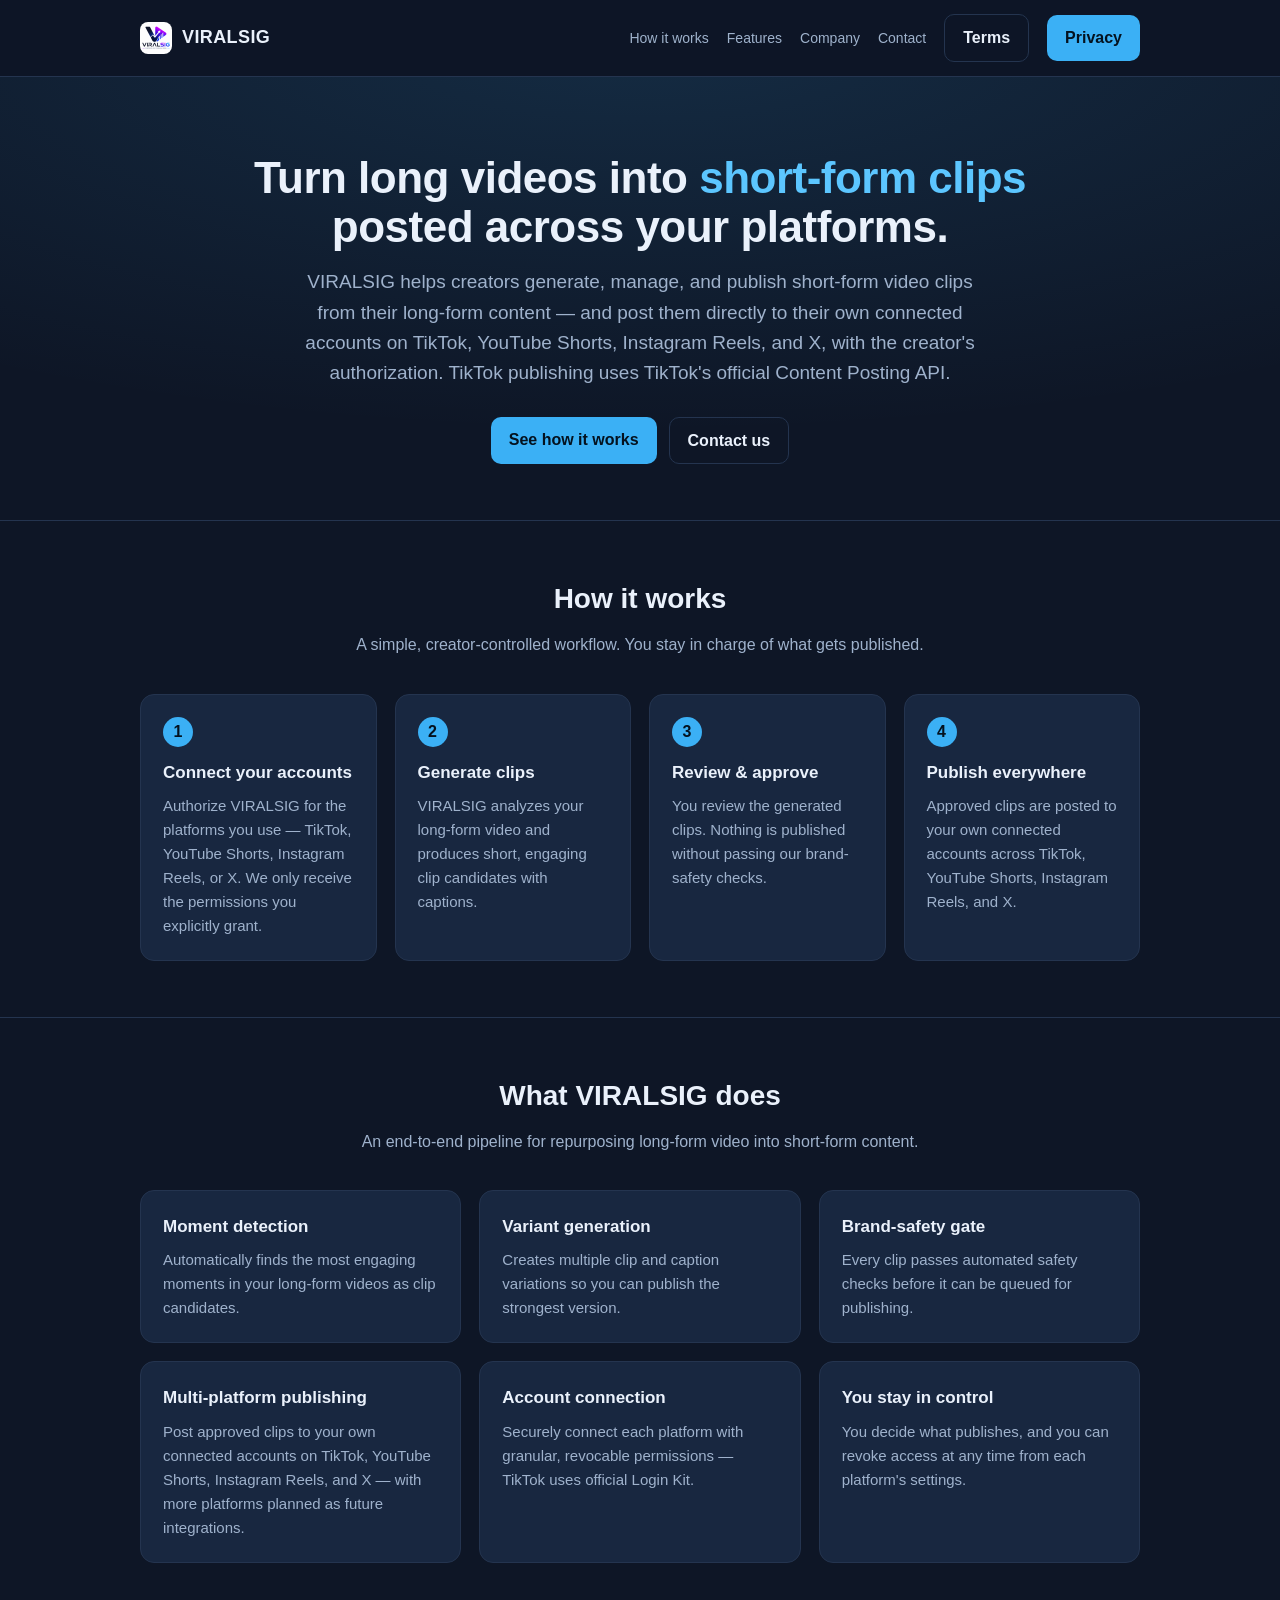
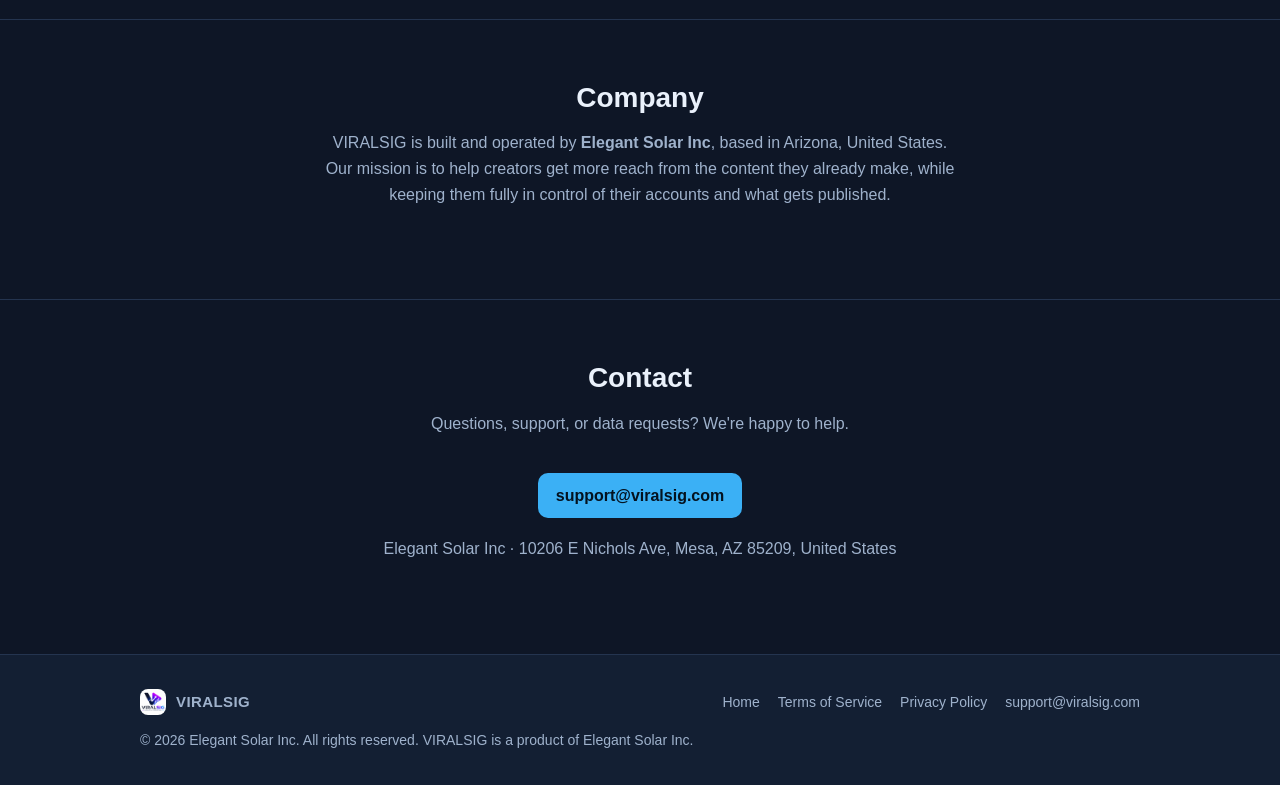
<file: index.html>
<!DOCTYPE html>
<html lang="en">
<head>
<meta charset="utf-8">
<meta name="viewport" content="width=device-width,initial-scale=1">
<title>VIRALSIG — Turn long videos into short clips for TikTok, YouTube Shorts, Instagram Reels, and X</title>
<meta name="description" content="VIRALSIG helps creators turn long-form videos into short-form clips and publish them to their own connected accounts on TikTok, YouTube Shorts, Instagram Reels, and X. Built and operated by Elegant Solar Inc.">
<link rel="icon" href="/favicon.ico" sizes="any">
<link rel="icon" type="image/png" href="/favicon.png">
<link rel="apple-touch-icon" href="/assets/apple-touch-icon.png">
<link rel="stylesheet" href="/assets/style.css">
</head>
<body>

<header class="site-header">
  <nav class="nav">
    <a class="brand" href="/">
      <img src="/assets/logo.png" alt="VIRALSIG logo">
      <span>VIRALSIG</span>
    </a>
    <span class="spacer"></span>
    <a class="navlink" href="#how">How it works</a>
    <a class="navlink" href="#features">Features</a>
    <a class="navlink" href="#company">Company</a>
    <a class="navlink" href="#contact">Contact</a>
    <a class="btn secondary" href="/terms.html">Terms</a>
    <a class="btn" href="/privacy.html">Privacy</a>
  </nav>
</header>

<main>
  <section class="hero center" style="border-top:none">
    <div class="container">
      <h1>Turn long videos into <span class="accent">short-form clips</span><br>posted across your platforms.</h1>
      <p class="lead">VIRALSIG helps creators generate, manage, and publish short-form video clips from their long-form content — and post them directly to their own connected accounts on TikTok, YouTube Shorts, Instagram Reels, and X, with the creator's authorization. TikTok publishing uses TikTok's official Content Posting API.</p>
      <div class="hero-cta">
        <a class="btn" href="#how">See how it works</a>
        <a class="btn secondary" href="#contact">Contact us</a>
      </div>
    </div>
  </section>

  <section id="how">
    <div class="container">
      <h2>How it works</h2>
      <p class="sub">A simple, creator-controlled workflow. You stay in charge of what gets published.</p>
      <div class="grid cols-4">
        <div class="card">
          <div class="step-n">1</div>
          <h3>Connect your accounts</h3>
          <p>Authorize VIRALSIG for the platforms you use — TikTok, YouTube Shorts, Instagram Reels, or X. We only receive the permissions you explicitly grant.</p>
        </div>
        <div class="card">
          <div class="step-n">2</div>
          <h3>Generate clips</h3>
          <p>VIRALSIG analyzes your long-form video and produces short, engaging clip candidates with captions.</p>
        </div>
        <div class="card">
          <div class="step-n">3</div>
          <h3>Review &amp; approve</h3>
          <p>You review the generated clips. Nothing is published without passing our brand-safety checks.</p>
        </div>
        <div class="card">
          <div class="step-n">4</div>
          <h3>Publish everywhere</h3>
          <p>Approved clips are posted to your own connected accounts across TikTok, YouTube Shorts, Instagram Reels, and X.</p>
        </div>
      </div>
    </div>
  </section>

  <section id="features">
    <div class="container">
      <h2>What VIRALSIG does</h2>
      <p class="sub">An end-to-end pipeline for repurposing long-form video into short-form content.</p>
      <div class="grid cols-3">
        <div class="card">
          <h3>Moment detection</h3>
          <p>Automatically finds the most engaging moments in your long-form videos as clip candidates.</p>
        </div>
        <div class="card">
          <h3>Variant generation</h3>
          <p>Creates multiple clip and caption variations so you can publish the strongest version.</p>
        </div>
        <div class="card">
          <h3>Brand-safety gate</h3>
          <p>Every clip passes automated safety checks before it can be queued for publishing.</p>
        </div>
        <div class="card">
          <h3>Multi-platform publishing</h3>
          <p>Post approved clips to your own connected accounts on TikTok, YouTube Shorts, Instagram Reels, and X — with more platforms planned as future integrations.</p>
        </div>
        <div class="card">
          <h3>Account connection</h3>
          <p>Securely connect each platform with granular, revocable permissions — TikTok uses official Login Kit.</p>
        </div>
        <div class="card">
          <h3>You stay in control</h3>
          <p>You decide what publishes, and you can revoke access at any time from each platform's settings.</p>
        </div>
      </div>
    </div>
  </section>

  <section id="company">
    <div class="container">
      <h2>Company</h2>
      <p class="sub">VIRALSIG is built and operated by <strong>Elegant Solar Inc</strong>, based in Arizona, United States. Our mission is to help creators get more reach from the content they already make, while keeping them fully in control of their accounts and what gets published.</p>
    </div>
  </section>

  <section id="contact">
    <div class="container center">
      <h2>Contact</h2>
      <p class="sub">Questions, support, or data requests? We're happy to help.</p>
      <p><a class="btn" href="mailto:support@viralsig.com">support@viralsig.com</a></p>
      <p class="sub" style="margin-top:18px">Elegant Solar Inc · 10206 E Nichols Ave, Mesa, AZ 85209, United States</p>
    </div>
  </section>
</main>

<footer class="site-footer">
  <div class="container footer-row">
    <a class="brand" href="/"><img src="/assets/logo.png" alt="VIRALSIG logo" style="width:26px;height:26px"><span style="font-size:15px">VIRALSIG</span></a>
    <span class="spacer"></span>
    <a href="/">Home</a>
    <a href="/terms.html">Terms of Service</a>
    <a href="/privacy.html">Privacy Policy</a>
    <a href="mailto:support@viralsig.com">support@viralsig.com</a>
  </div>
  <div class="container" style="margin-top:14px">© 2026 Elegant Solar Inc. All rights reserved. VIRALSIG is a product of Elegant Solar Inc.</div>
</footer>

</body>
</html>
</file>
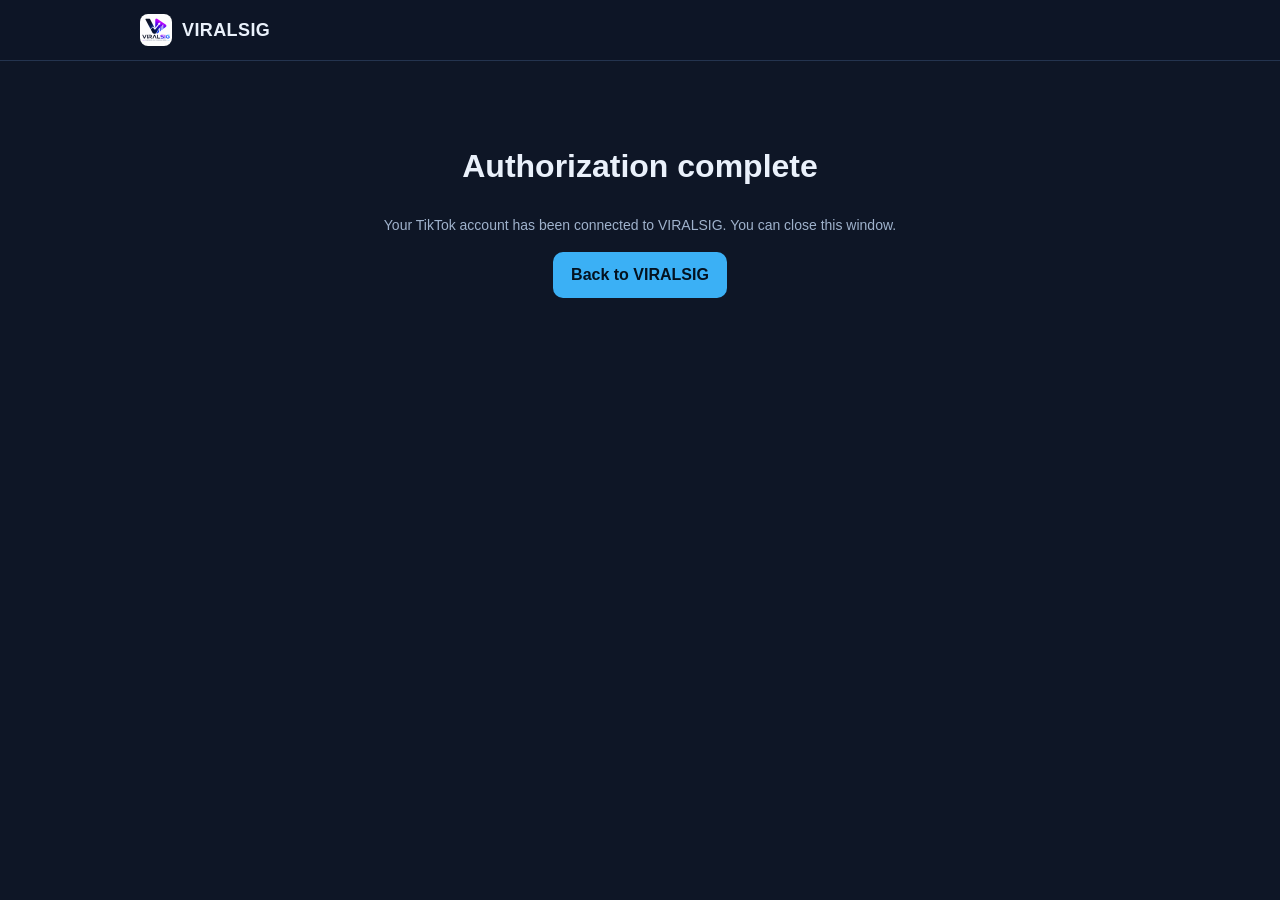
<file: api/oauth/tiktok/callback/index.html>
<!DOCTYPE html>
<html lang="en">
<head>
<meta charset="utf-8">
<meta name="viewport" content="width=device-width,initial-scale=1">
<title>Authorization Complete — VIRALSIG</title>
<meta name="robots" content="noindex">
<link rel="icon" href="/favicon.ico" sizes="any">
<link rel="icon" type="image/png" href="/favicon.png">
<link rel="stylesheet" href="/assets/style.css">
<style>
.wrap{max-width:640px;margin:80px auto;padding:0 20px;text-align:center}
.codebox{background:var(--panel);border:1px solid var(--border);border-radius:12px;
padding:16px;margin:22px 0;word-break:break-all;font-family:ui-monospace,Consolas,monospace;
font-size:14px;color:var(--accent-2)}
.muted{color:var(--muted);font-size:14px}
</style>
</head>
<body>
<header class="site-header">
  <nav class="nav">
    <a class="brand" href="/"><img src="/assets/logo.png" alt="VIRALSIG logo"><span>VIRALSIG</span></a>
  </nav>
</header>

<div class="wrap">
  <h1>Authorization complete</h1>
  <p class="muted" id="msg">Your TikTok account has been connected to VIRALSIG. You can close this window.</p>
  <div class="codebox" id="code" style="display:none"></div>
  <p class="muted" id="hint" style="display:none">Authorization code (for the VIRALSIG operator): copy the value above.</p>
  <p><a class="btn" href="/">Back to VIRALSIG</a></p>
</div>

<script>
(function () {
  var params = new URLSearchParams(window.location.search);
  var code = params.get("code");
  var err = params.get("error") || params.get("error_description");
  var state = params.get("state") || "";
  // Operator flow: a state minted with the "local." prefix means the VIRALSIG
  // desktop tool on this machine started the OAuth — hand the code straight to
  // it. This runs in the operator's own browser, so localhost is reachable.
  if (code && state.indexOf("local.") === 0) {
    document.getElementById("msg").textContent = "Finishing connection…";
    window.location.replace("http://localhost:8000/callback/" + window.location.search);
    return;
  }
  if (err) {
    document.getElementById("msg").textContent = "Authorization was not completed: " + err;
  } else if (code) {
    var box = document.getElementById("code");
    box.textContent = code;
    box.style.display = "block";
    document.getElementById("hint").style.display = "block";
  }
})();
</script>
</body>
</html>
</file>
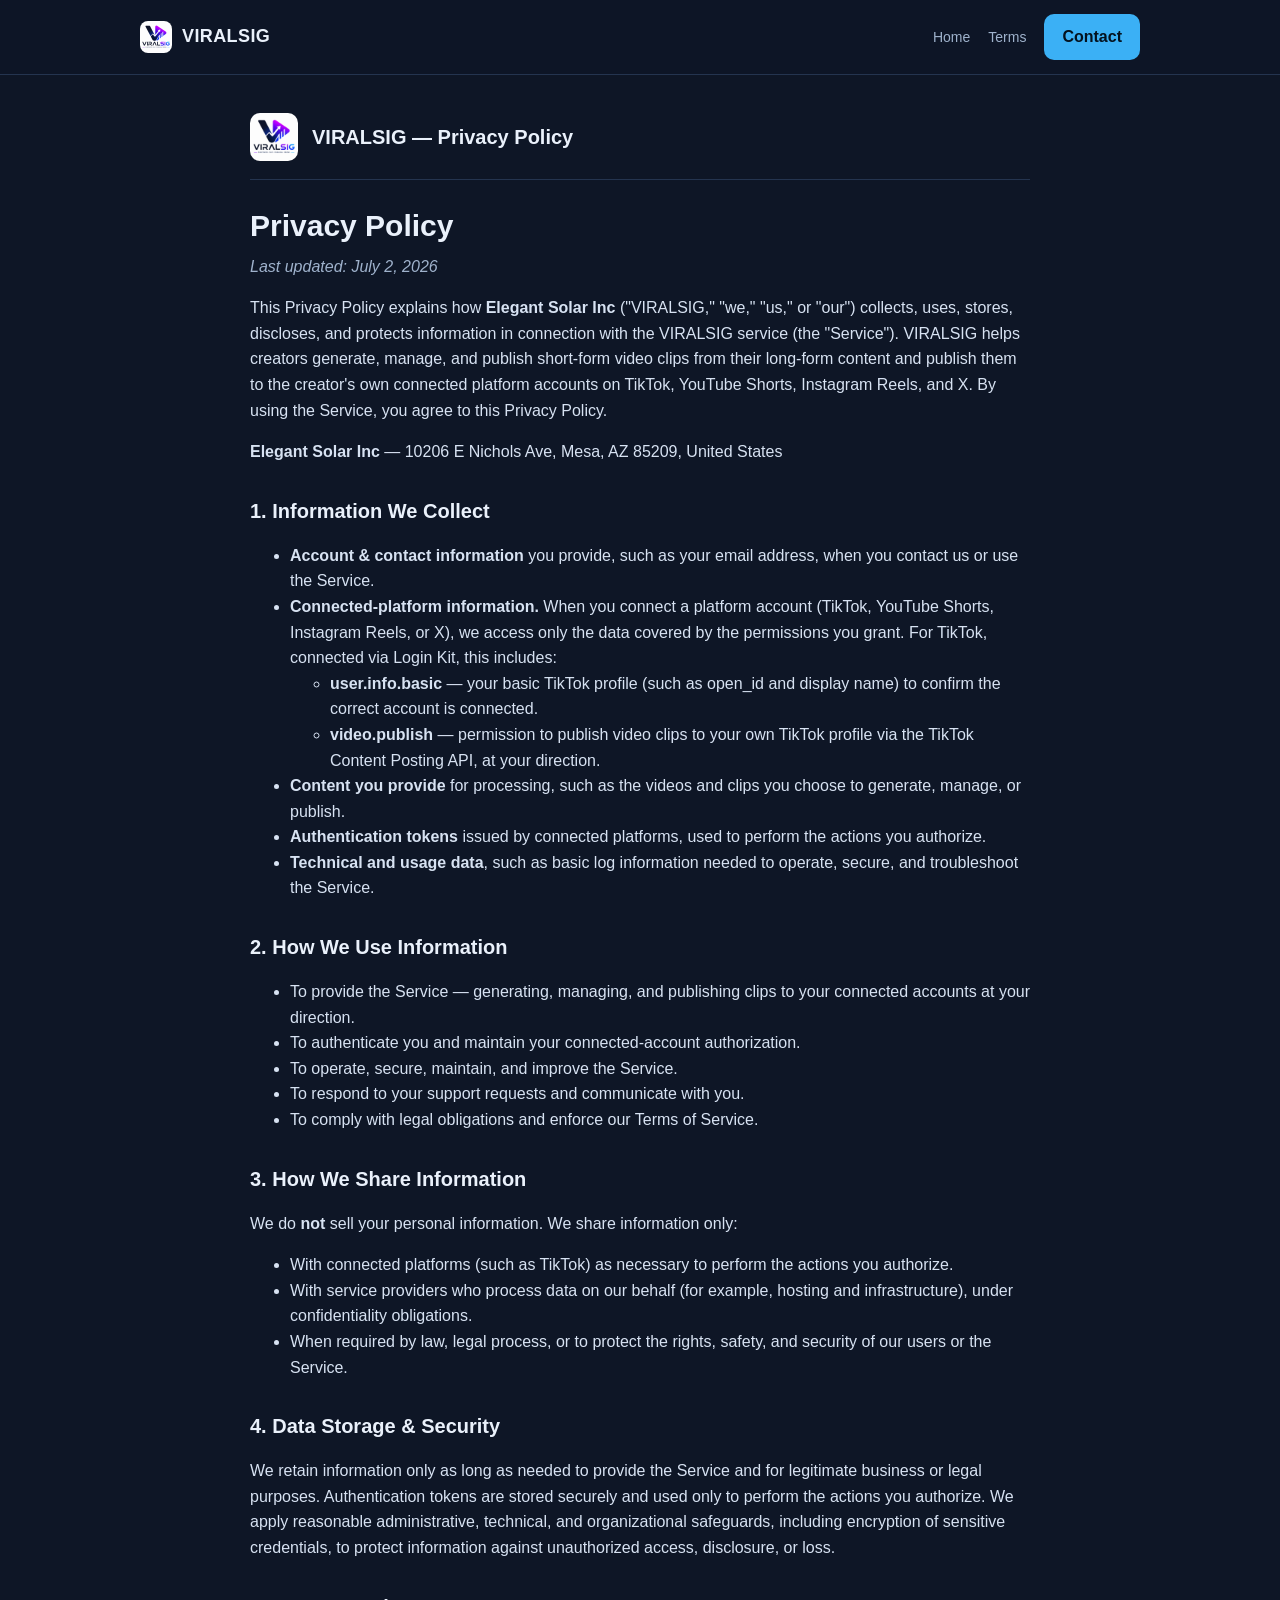
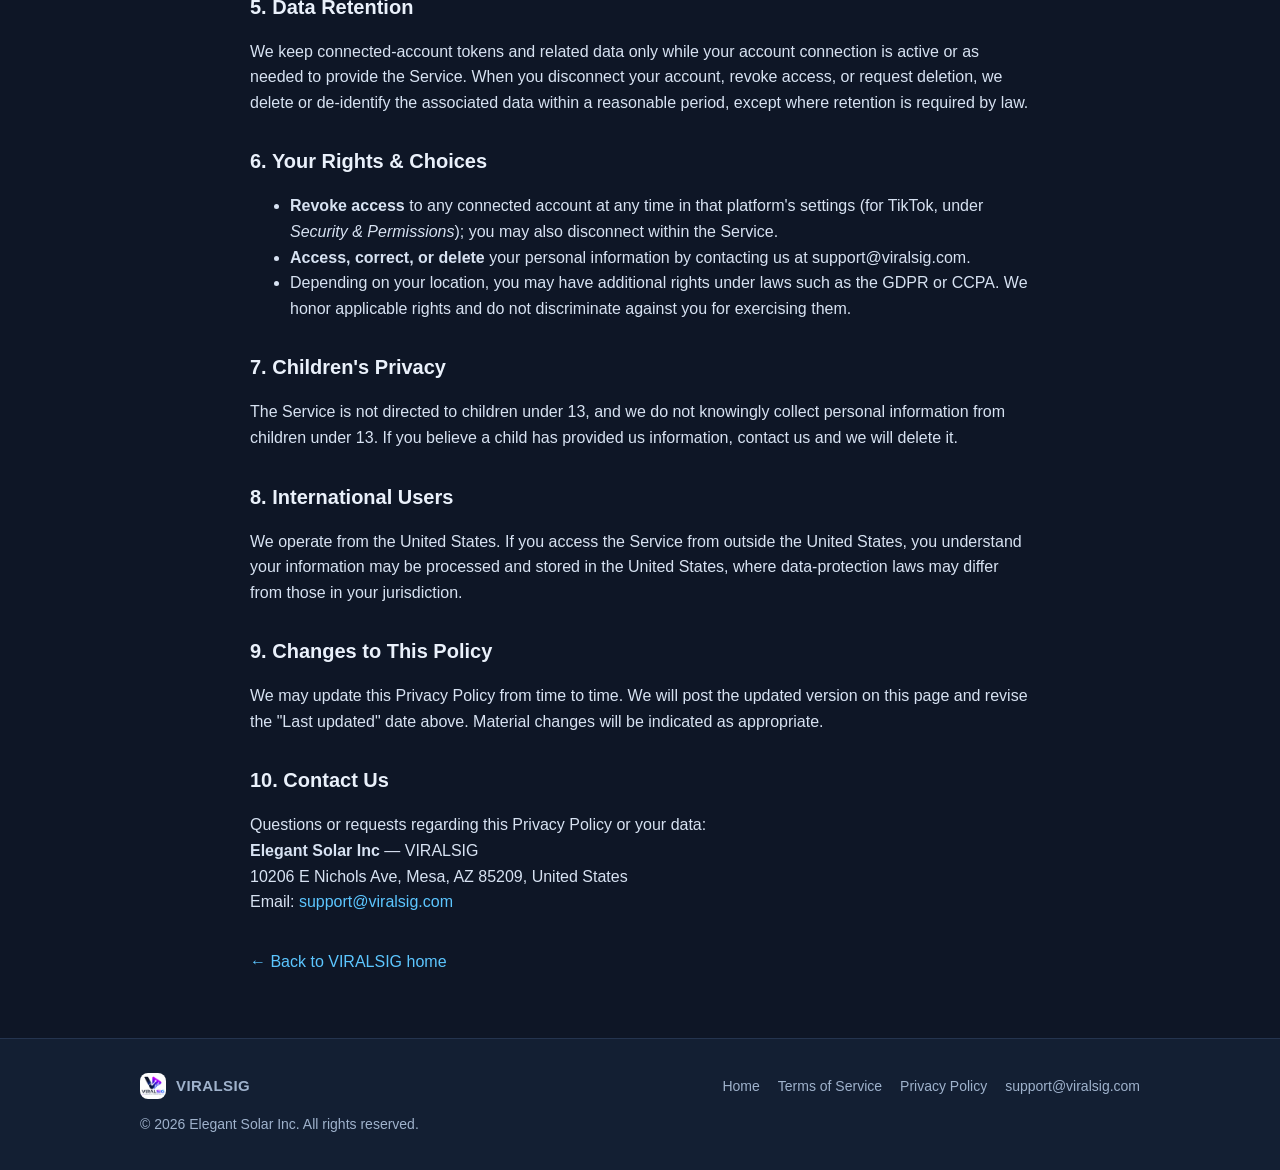
<file: privacy.html>
<!DOCTYPE html>
<html lang="en">
<head>
<meta charset="utf-8">
<meta name="viewport" content="width=device-width,initial-scale=1">
<title>Privacy Policy — VIRALSIG</title>
<meta name="description" content="VIRALSIG Privacy Policy — how Elegant Solar Inc collects, uses, stores, and protects your data.">
<link rel="icon" href="/favicon.ico" sizes="any">
<link rel="icon" type="image/png" href="/favicon.png">
<link rel="apple-touch-icon" href="/assets/apple-touch-icon.png">
<link rel="stylesheet" href="/assets/style.css">
</head>
<body>

<header class="site-header">
  <nav class="nav">
    <a class="brand" href="/">
      <img src="/assets/logo.png" alt="VIRALSIG logo">
      <span>VIRALSIG</span>
    </a>
    <span class="spacer"></span>
    <a class="navlink" href="/">Home</a>
    <a class="navlink" href="/terms.html">Terms</a>
    <a class="btn" href="mailto:support@viralsig.com">Contact</a>
  </nav>
</header>

<div class="legal">
  <div class="legal-header">
    <img src="/assets/logo.png" alt="VIRALSIG logo">
    <div class="t">VIRALSIG — Privacy Policy</div>
  </div>

  <h1>Privacy Policy</h1>
  <p class="updated">Last updated: July 2, 2026</p>

  <p>This Privacy Policy explains how <strong>Elegant Solar Inc</strong> ("VIRALSIG," "we," "us," or "our") collects, uses, stores, discloses, and protects information in connection with the VIRALSIG service (the "Service"). VIRALSIG helps creators generate, manage, and publish short-form video clips from their long-form content and publish them to the creator's own connected platform accounts on TikTok, YouTube Shorts, Instagram Reels, and X. By using the Service, you agree to this Privacy Policy.</p>

  <p><strong>Elegant Solar Inc</strong> — 10206 E Nichols Ave, Mesa, AZ 85209, United States</p>

  <h2>1. Information We Collect</h2>
  <ul>
    <li><strong>Account &amp; contact information</strong> you provide, such as your email address, when you contact us or use the Service.</li>
    <li><strong>Connected-platform information.</strong> When you connect a platform account (TikTok, YouTube Shorts, Instagram Reels, or X), we access only the data covered by the permissions you grant. For TikTok, connected via Login Kit, this includes:
      <ul>
        <li><strong>user.info.basic</strong> — your basic TikTok profile (such as open_id and display name) to confirm the correct account is connected.</li>
        <li><strong>video.publish</strong> — permission to publish video clips to your own TikTok profile via the TikTok Content Posting API, at your direction.</li>
      </ul>
    </li>
    <li><strong>Content you provide</strong> for processing, such as the videos and clips you choose to generate, manage, or publish.</li>
    <li><strong>Authentication tokens</strong> issued by connected platforms, used to perform the actions you authorize.</li>
    <li><strong>Technical and usage data</strong>, such as basic log information needed to operate, secure, and troubleshoot the Service.</li>
  </ul>

  <h2>2. How We Use Information</h2>
  <ul>
    <li>To provide the Service — generating, managing, and publishing clips to your connected accounts at your direction.</li>
    <li>To authenticate you and maintain your connected-account authorization.</li>
    <li>To operate, secure, maintain, and improve the Service.</li>
    <li>To respond to your support requests and communicate with you.</li>
    <li>To comply with legal obligations and enforce our Terms of Service.</li>
  </ul>

  <h2>3. How We Share Information</h2>
  <p>We do <strong>not</strong> sell your personal information. We share information only:</p>
  <ul>
    <li>With connected platforms (such as TikTok) as necessary to perform the actions you authorize.</li>
    <li>With service providers who process data on our behalf (for example, hosting and infrastructure), under confidentiality obligations.</li>
    <li>When required by law, legal process, or to protect the rights, safety, and security of our users or the Service.</li>
  </ul>

  <h2>4. Data Storage &amp; Security</h2>
  <p>We retain information only as long as needed to provide the Service and for legitimate business or legal purposes. Authentication tokens are stored securely and used only to perform the actions you authorize. We apply reasonable administrative, technical, and organizational safeguards, including encryption of sensitive credentials, to protect information against unauthorized access, disclosure, or loss.</p>

  <h2>5. Data Retention</h2>
  <p>We keep connected-account tokens and related data only while your account connection is active or as needed to provide the Service. When you disconnect your account, revoke access, or request deletion, we delete or de-identify the associated data within a reasonable period, except where retention is required by law.</p>

  <h2>6. Your Rights &amp; Choices</h2>
  <ul>
    <li><strong>Revoke access</strong> to any connected account at any time in that platform's settings (for TikTok, under <em>Security &amp; Permissions</em>); you may also disconnect within the Service.</li>
    <li><strong>Access, correct, or delete</strong> your personal information by contacting us at support@viralsig.com.</li>
    <li>Depending on your location, you may have additional rights under laws such as the GDPR or CCPA. We honor applicable rights and do not discriminate against you for exercising them.</li>
  </ul>

  <h2>7. Children's Privacy</h2>
  <p>The Service is not directed to children under 13, and we do not knowingly collect personal information from children under 13. If you believe a child has provided us information, contact us and we will delete it.</p>

  <h2>8. International Users</h2>
  <p>We operate from the United States. If you access the Service from outside the United States, you understand your information may be processed and stored in the United States, where data-protection laws may differ from those in your jurisdiction.</p>

  <h2>9. Changes to This Policy</h2>
  <p>We may update this Privacy Policy from time to time. We will post the updated version on this page and revise the "Last updated" date above. Material changes will be indicated as appropriate.</p>

  <h2>10. Contact Us</h2>
  <p>Questions or requests regarding this Privacy Policy or your data:<br>
  <strong>Elegant Solar Inc</strong> — VIRALSIG<br>
  10206 E Nichols Ave, Mesa, AZ 85209, United States<br>
  Email: <a href="mailto:support@viralsig.com">support@viralsig.com</a></p>

  <a class="backlink" href="/">← Back to VIRALSIG home</a>
</div>

<footer class="site-footer">
  <div class="container footer-row">
    <a class="brand" href="/"><img src="/assets/logo.png" alt="VIRALSIG logo" style="width:26px;height:26px"><span style="font-size:15px">VIRALSIG</span></a>
    <span class="spacer"></span>
    <a href="/">Home</a>
    <a href="/terms.html">Terms of Service</a>
    <a href="/privacy.html">Privacy Policy</a>
    <a href="mailto:support@viralsig.com">support@viralsig.com</a>
  </div>
  <div class="container" style="margin-top:14px">© 2026 Elegant Solar Inc. All rights reserved.</div>
</footer>

</body>
</html>
</file>
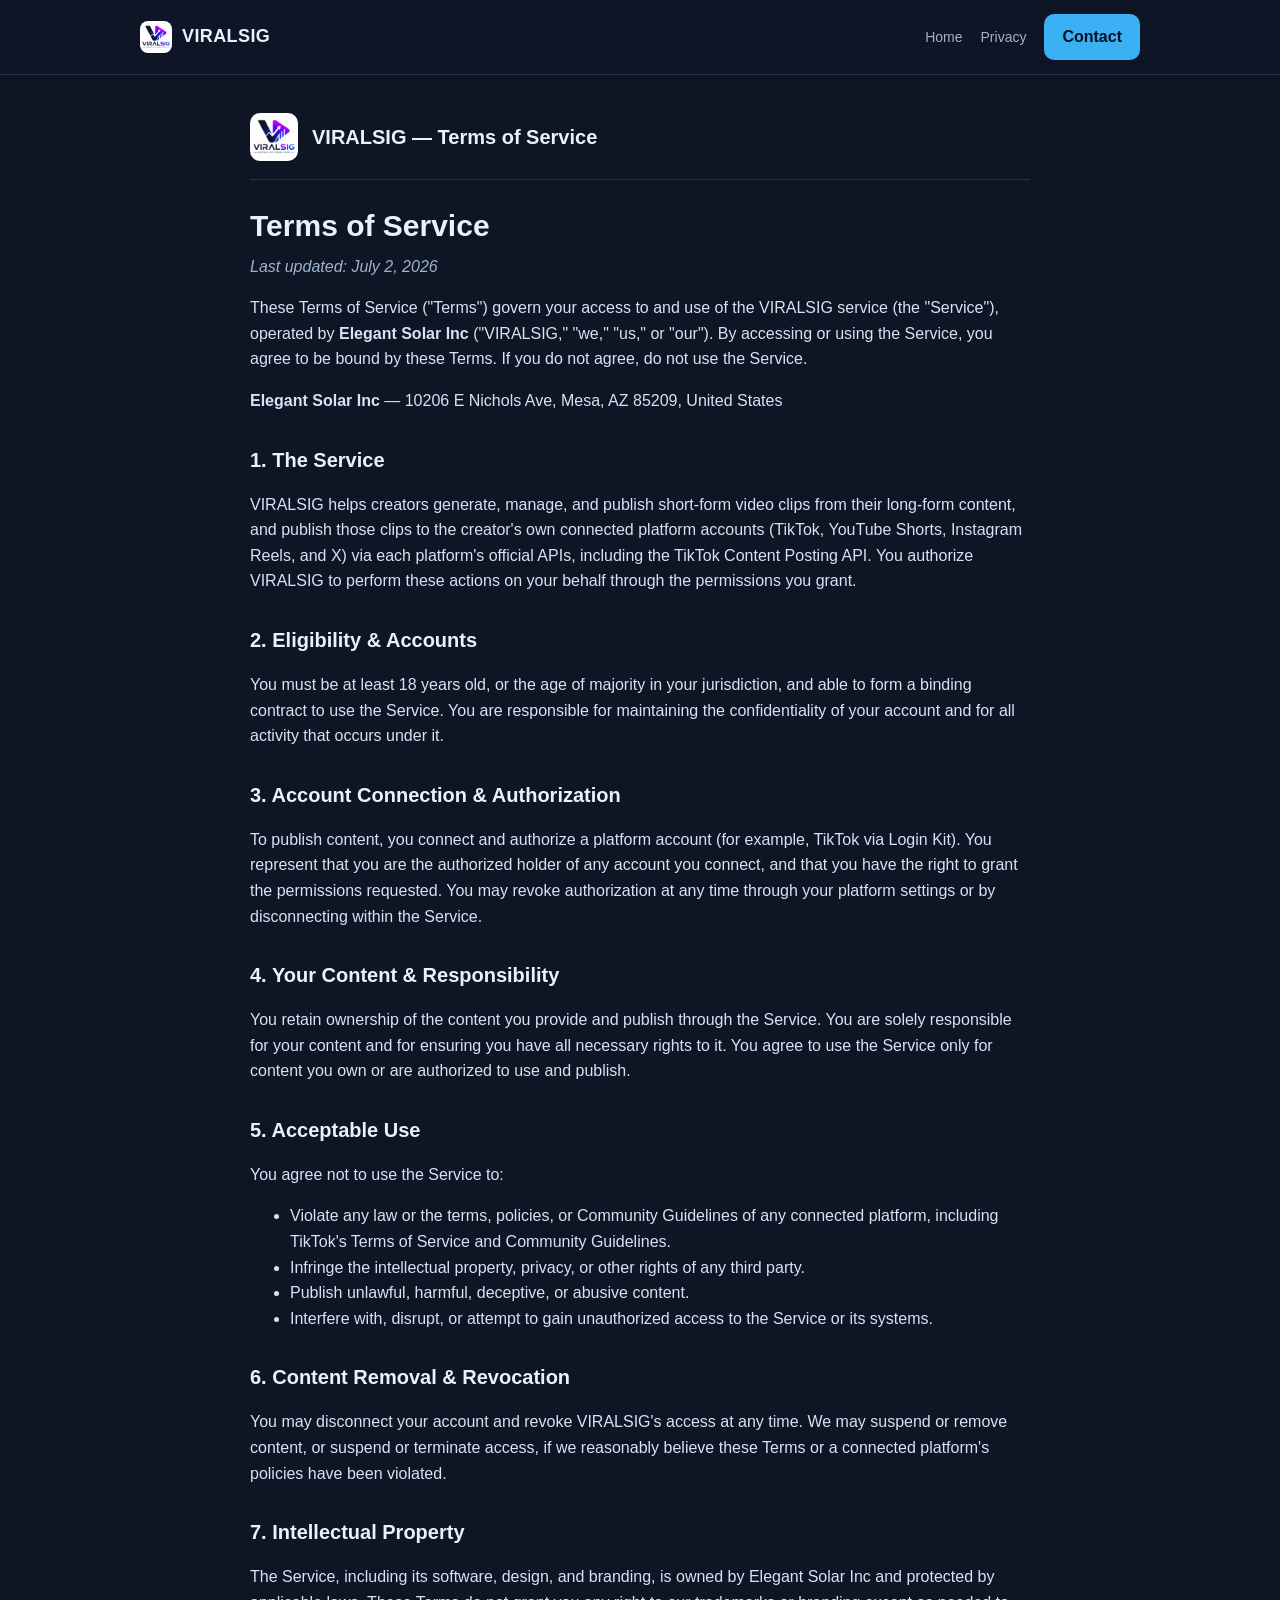
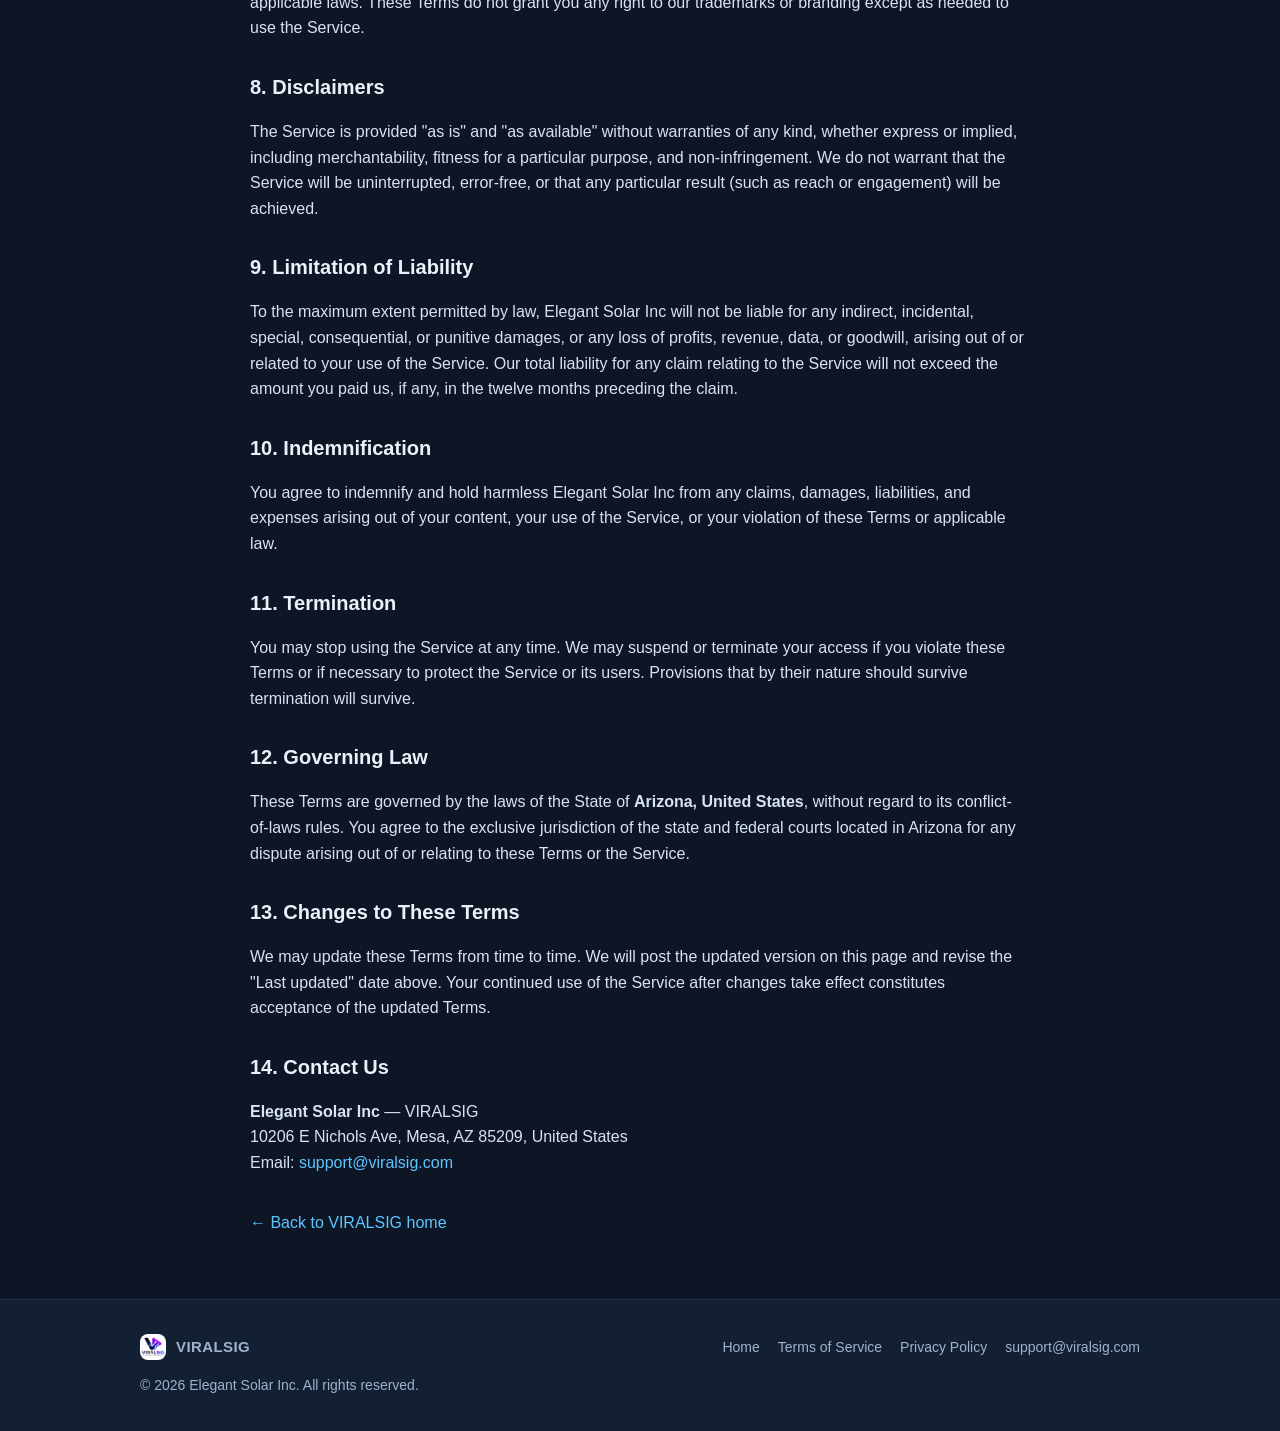
<file: terms.html>
<!DOCTYPE html>
<html lang="en">
<head>
<meta charset="utf-8">
<meta name="viewport" content="width=device-width,initial-scale=1">
<title>Terms of Service — VIRALSIG</title>
<meta name="description" content="VIRALSIG Terms of Service — the terms governing your use of the VIRALSIG service by Elegant Solar Inc.">
<link rel="icon" href="/favicon.ico" sizes="any">
<link rel="icon" type="image/png" href="/favicon.png">
<link rel="apple-touch-icon" href="/assets/apple-touch-icon.png">
<link rel="stylesheet" href="/assets/style.css">
</head>
<body>

<header class="site-header">
  <nav class="nav">
    <a class="brand" href="/">
      <img src="/assets/logo.png" alt="VIRALSIG logo">
      <span>VIRALSIG</span>
    </a>
    <span class="spacer"></span>
    <a class="navlink" href="/">Home</a>
    <a class="navlink" href="/privacy.html">Privacy</a>
    <a class="btn" href="mailto:support@viralsig.com">Contact</a>
  </nav>
</header>

<div class="legal">
  <div class="legal-header">
    <img src="/assets/logo.png" alt="VIRALSIG logo">
    <div class="t">VIRALSIG — Terms of Service</div>
  </div>

  <h1>Terms of Service</h1>
  <p class="updated">Last updated: July 2, 2026</p>

  <p>These Terms of Service ("Terms") govern your access to and use of the VIRALSIG service (the "Service"), operated by <strong>Elegant Solar Inc</strong> ("VIRALSIG," "we," "us," or "our"). By accessing or using the Service, you agree to be bound by these Terms. If you do not agree, do not use the Service.</p>

  <p><strong>Elegant Solar Inc</strong> — 10206 E Nichols Ave, Mesa, AZ 85209, United States</p>

  <h2>1. The Service</h2>
  <p>VIRALSIG helps creators generate, manage, and publish short-form video clips from their long-form content, and publish those clips to the creator's own connected platform accounts (TikTok, YouTube Shorts, Instagram Reels, and X) via each platform's official APIs, including the TikTok Content Posting API. You authorize VIRALSIG to perform these actions on your behalf through the permissions you grant.</p>

  <h2>2. Eligibility &amp; Accounts</h2>
  <p>You must be at least 18 years old, or the age of majority in your jurisdiction, and able to form a binding contract to use the Service. You are responsible for maintaining the confidentiality of your account and for all activity that occurs under it.</p>

  <h2>3. Account Connection &amp; Authorization</h2>
  <p>To publish content, you connect and authorize a platform account (for example, TikTok via Login Kit). You represent that you are the authorized holder of any account you connect, and that you have the right to grant the permissions requested. You may revoke authorization at any time through your platform settings or by disconnecting within the Service.</p>

  <h2>4. Your Content &amp; Responsibility</h2>
  <p>You retain ownership of the content you provide and publish through the Service. You are solely responsible for your content and for ensuring you have all necessary rights to it. You agree to use the Service only for content you own or are authorized to use and publish.</p>

  <h2>5. Acceptable Use</h2>
  <p>You agree not to use the Service to:</p>
  <ul>
    <li>Violate any law or the terms, policies, or Community Guidelines of any connected platform, including TikTok's Terms of Service and Community Guidelines.</li>
    <li>Infringe the intellectual property, privacy, or other rights of any third party.</li>
    <li>Publish unlawful, harmful, deceptive, or abusive content.</li>
    <li>Interfere with, disrupt, or attempt to gain unauthorized access to the Service or its systems.</li>
  </ul>

  <h2>6. Content Removal &amp; Revocation</h2>
  <p>You may disconnect your account and revoke VIRALSIG's access at any time. We may suspend or remove content, or suspend or terminate access, if we reasonably believe these Terms or a connected platform's policies have been violated.</p>

  <h2>7. Intellectual Property</h2>
  <p>The Service, including its software, design, and branding, is owned by Elegant Solar Inc and protected by applicable laws. These Terms do not grant you any right to our trademarks or branding except as needed to use the Service.</p>

  <h2>8. Disclaimers</h2>
  <p>The Service is provided "as is" and "as available" without warranties of any kind, whether express or implied, including merchantability, fitness for a particular purpose, and non-infringement. We do not warrant that the Service will be uninterrupted, error-free, or that any particular result (such as reach or engagement) will be achieved.</p>

  <h2>9. Limitation of Liability</h2>
  <p>To the maximum extent permitted by law, Elegant Solar Inc will not be liable for any indirect, incidental, special, consequential, or punitive damages, or any loss of profits, revenue, data, or goodwill, arising out of or related to your use of the Service. Our total liability for any claim relating to the Service will not exceed the amount you paid us, if any, in the twelve months preceding the claim.</p>

  <h2>10. Indemnification</h2>
  <p>You agree to indemnify and hold harmless Elegant Solar Inc from any claims, damages, liabilities, and expenses arising out of your content, your use of the Service, or your violation of these Terms or applicable law.</p>

  <h2>11. Termination</h2>
  <p>You may stop using the Service at any time. We may suspend or terminate your access if you violate these Terms or if necessary to protect the Service or its users. Provisions that by their nature should survive termination will survive.</p>

  <h2>12. Governing Law</h2>
  <p>These Terms are governed by the laws of the State of <strong>Arizona, United States</strong>, without regard to its conflict-of-laws rules. You agree to the exclusive jurisdiction of the state and federal courts located in Arizona for any dispute arising out of or relating to these Terms or the Service.</p>

  <h2>13. Changes to These Terms</h2>
  <p>We may update these Terms from time to time. We will post the updated version on this page and revise the "Last updated" date above. Your continued use of the Service after changes take effect constitutes acceptance of the updated Terms.</p>

  <h2>14. Contact Us</h2>
  <p><strong>Elegant Solar Inc</strong> — VIRALSIG<br>
  10206 E Nichols Ave, Mesa, AZ 85209, United States<br>
  Email: <a href="mailto:support@viralsig.com">support@viralsig.com</a></p>

  <a class="backlink" href="/">← Back to VIRALSIG home</a>
</div>

<footer class="site-footer">
  <div class="container footer-row">
    <a class="brand" href="/"><img src="/assets/logo.png" alt="VIRALSIG logo" style="width:26px;height:26px"><span style="font-size:15px">VIRALSIG</span></a>
    <span class="spacer"></span>
    <a href="/">Home</a>
    <a href="/terms.html">Terms of Service</a>
    <a href="/privacy.html">Privacy Policy</a>
    <a href="mailto:support@viralsig.com">support@viralsig.com</a>
  </div>
  <div class="container" style="margin-top:14px">© 2026 Elegant Solar Inc. All rights reserved.</div>
</footer>

</body>
</html>
</file>
<file: assets/style.css>
/* VIRALSIG public site — shared styles */
:root{
  --bg:#0e1626;
  --bg-2:#131f33;
  --panel:#182740;
  --ink:#eaf1fb;
  --muted:#9fb2cc;
  --accent:#3bb0f5;
  --accent-2:#5cc6ff;
  --border:#24344f;
  --max:1040px;
}
*{box-sizing:border-box}
html{scroll-behavior:smooth}
body{
  margin:0;font-family:-apple-system,BlinkMacSystemFont,"Segoe UI",Roboto,Helvetica,Arial,sans-serif;
  background:var(--bg);color:var(--ink);line-height:1.6;-webkit-font-smoothing:antialiased;
}
a{color:var(--accent-2);text-decoration:none}
a:hover{text-decoration:underline}
.container{max-width:var(--max);margin:0 auto;padding:0 20px}

/* Header / nav */
.site-header{position:sticky;top:0;z-index:10;background:rgba(14,22,38,.92);backdrop-filter:blur(8px);border-bottom:1px solid var(--border)}
.nav{display:flex;align-items:center;gap:18px;padding:14px 20px;max-width:var(--max);margin:0 auto}
.brand{display:flex;align-items:center;gap:10px;font-weight:700;letter-spacing:.4px;color:var(--ink)}
.brand img{width:32px;height:32px;border-radius:8px;display:block}
.brand span{font-size:18px}
.nav .spacer{flex:1}
.nav a.navlink{color:var(--muted);font-size:14px}
.nav a.navlink:hover{color:var(--ink);text-decoration:none}
.btn{display:inline-block;background:var(--accent);color:#04121f;font-weight:700;padding:10px 18px;border-radius:10px}
.btn:hover{background:var(--accent-2);text-decoration:none}
.btn.secondary{background:transparent;color:var(--ink);border:1px solid var(--border)}

/* Hero */
.hero{padding:76px 0 56px;background:radial-gradient(1200px 400px at 50% -10%,rgba(59,176,245,.14),transparent)}
.hero h1{font-size:44px;line-height:1.12;margin:0 0 16px;letter-spacing:-.5px}
.hero h1 .accent{color:var(--accent-2)}
.hero p.lead{font-size:19px;color:var(--muted);max-width:680px;margin:0 auto 28px}
.hero-cta{display:flex;gap:12px;justify-content:center;flex-wrap:wrap}
.center{text-align:center}

/* Sections */
section{padding:56px 0;border-top:1px solid var(--border)}
section h2{font-size:28px;margin:0 0 10px;text-align:center}
section .sub{color:var(--muted);text-align:center;max-width:640px;margin:0 auto 36px}
.grid{display:grid;gap:18px}
.grid.cols-3{grid-template-columns:repeat(3,1fr)}
.grid.cols-4{grid-template-columns:repeat(4,1fr)}
.card{background:var(--panel);border:1px solid var(--border);border-radius:14px;padding:22px}
.card h3{margin:0 0 8px;font-size:17px}
.card p{margin:0;color:var(--muted);font-size:15px}
.step-n{display:inline-flex;align-items:center;justify-content:center;width:30px;height:30px;border-radius:50%;background:var(--accent);color:#04121f;font-weight:700;margin-bottom:12px}

/* Footer */
.site-footer{border-top:1px solid var(--border);background:var(--bg-2);padding:34px 0;color:var(--muted);font-size:14px}
.footer-row{display:flex;align-items:center;gap:18px;flex-wrap:wrap}
.footer-row .spacer{flex:1}
.site-footer a{color:var(--muted)}
.site-footer a:hover{color:var(--ink)}

/* Legal pages */
.legal-header{display:flex;align-items:center;gap:14px;padding:26px 0 18px;border-bottom:1px solid var(--border);margin-bottom:8px}
.legal-header img{width:48px;height:48px;border-radius:10px}
.legal-header .t{font-weight:700;font-size:20px}
.legal{max-width:820px;margin:0 auto;padding:12px 20px 64px}
.legal h1{font-size:30px;margin:22px 0 4px}
.legal h2{font-size:20px;margin:30px 0 8px;color:var(--ink)}
.legal p,.legal li{color:#d7e2f2}
.legal .updated{color:var(--muted);font-style:italic;margin-top:0}
.legal .todo{background:#3a2a12;border:1px solid #7a5a1e;color:#ffd79a;padding:10px 14px;border-radius:8px;font-size:14px}
.backlink{display:inline-block;margin:18px 0 0;color:var(--accent-2)}

@media(max-width:820px){
  .grid.cols-3,.grid.cols-4{grid-template-columns:1fr 1fr}
  .hero h1{font-size:34px}
  .nav a.navlink{display:none}
}
@media(max-width:520px){
  .grid.cols-3,.grid.cols-4{grid-template-columns:1fr}
}
</file>
